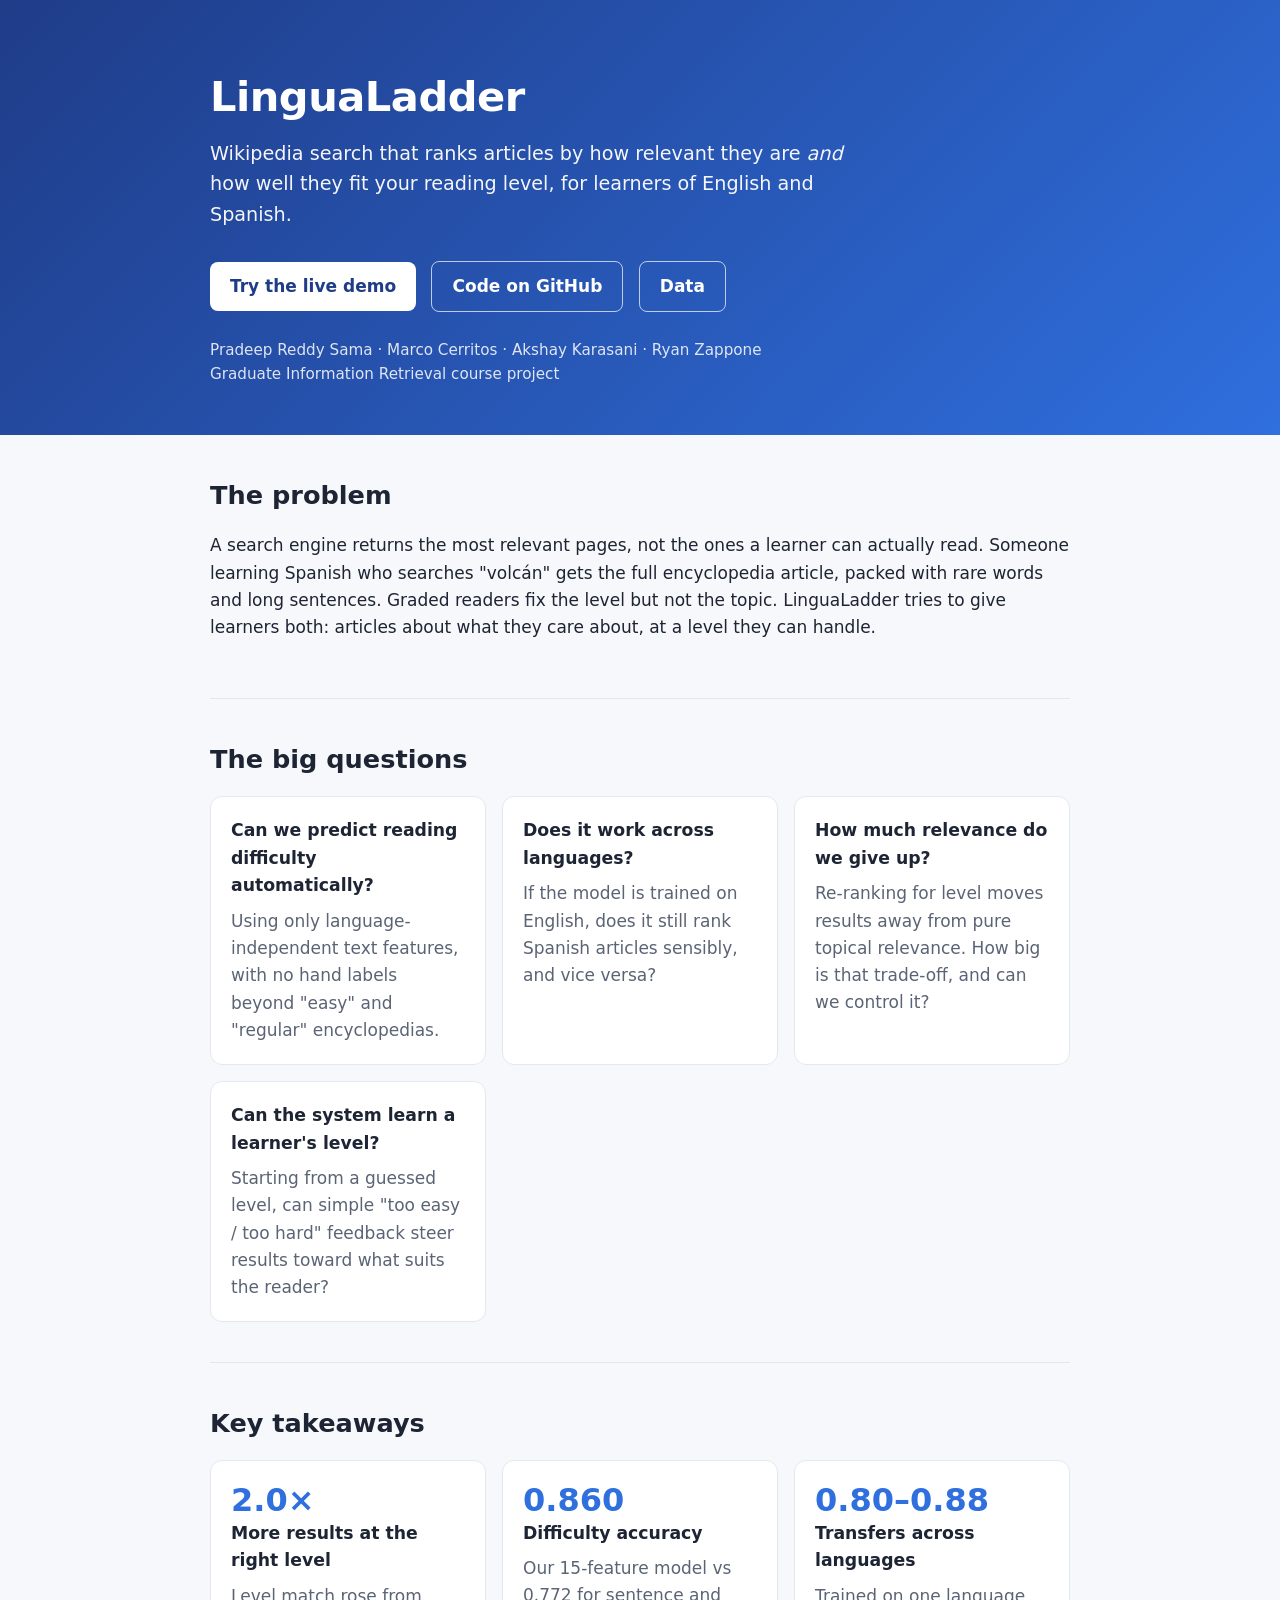
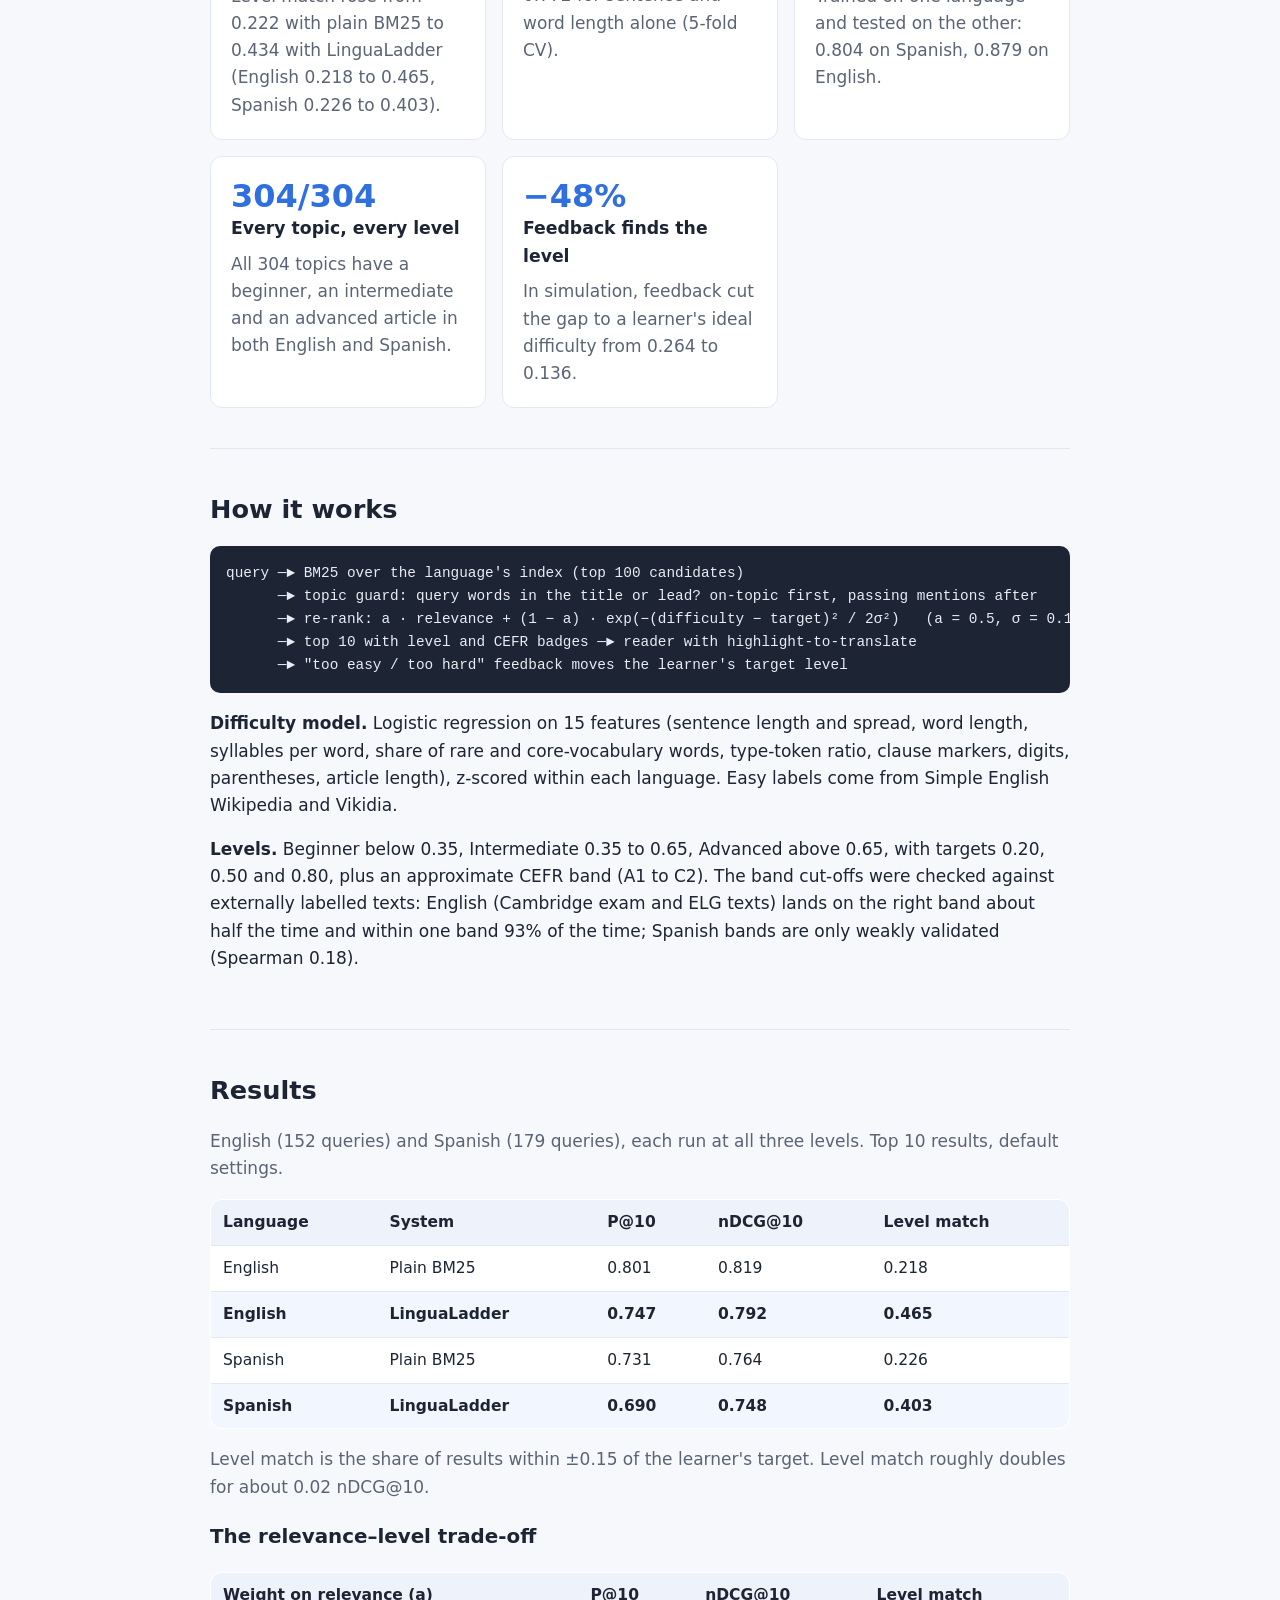
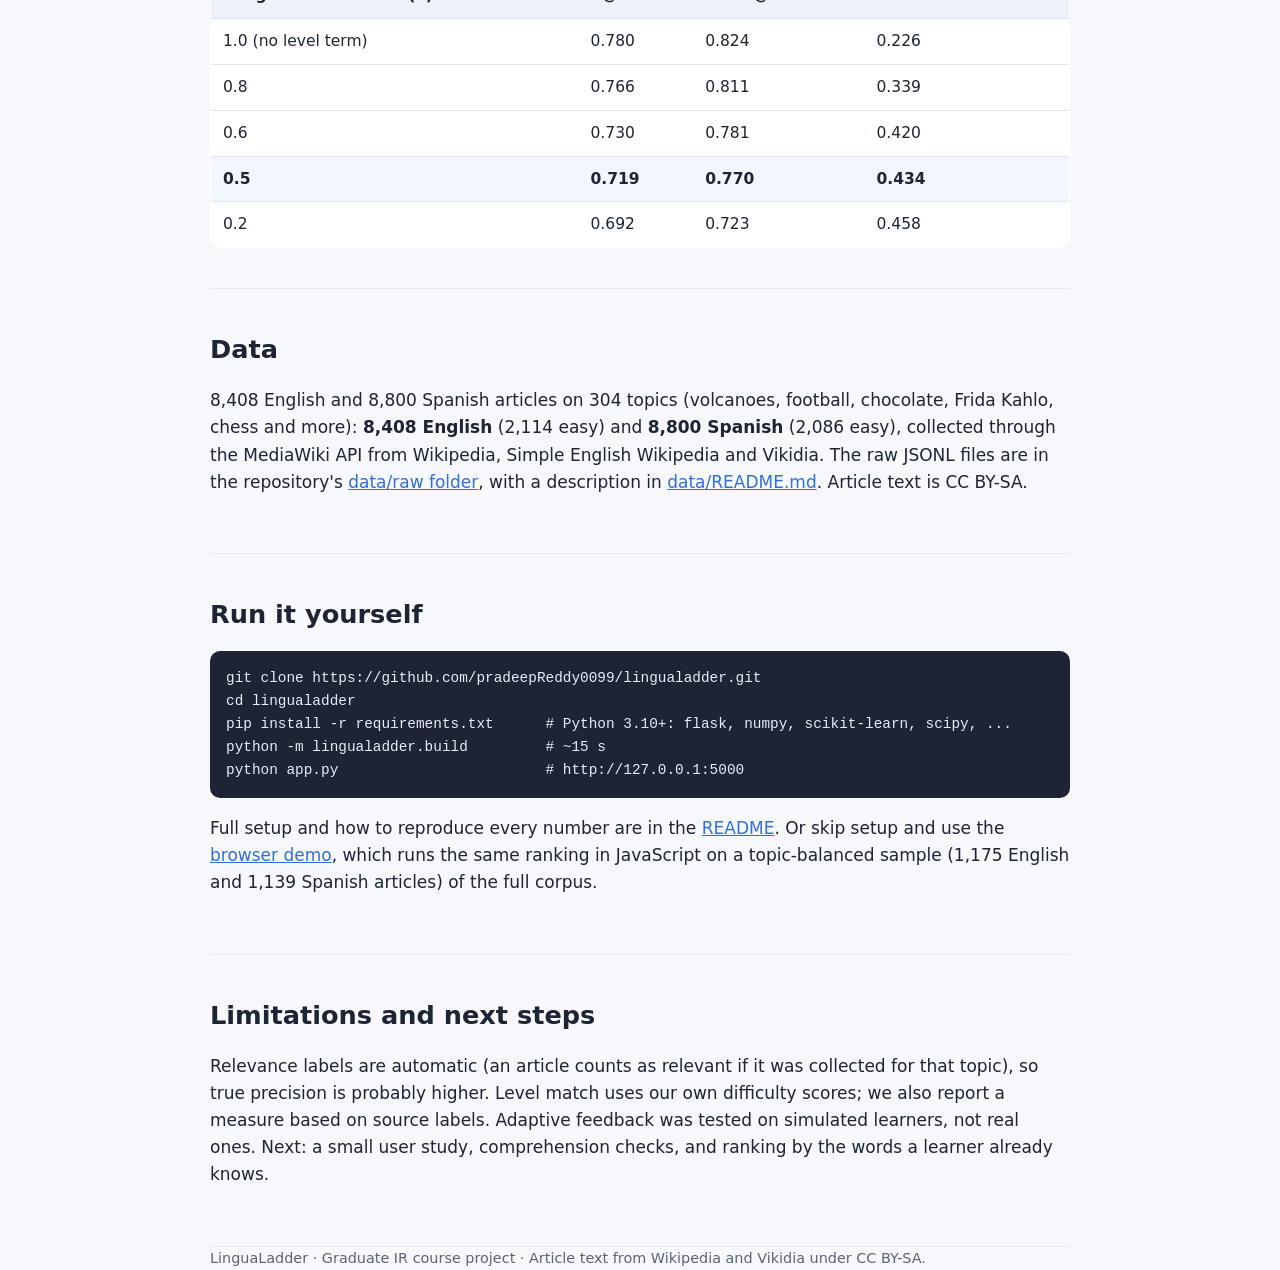
<file: docs/index.html>
<!doctype html>
<html lang="en">
<head>
<meta charset="utf-8">
<meta name="viewport" content="width=device-width, initial-scale=1">
<title>LinguaLadder: Wikipedia search at your reading level</title>
<meta name="description" content="An IR course project: Wikipedia search ranked for relevance and reading level, for learners of English and Spanish.">
<style>
:root{--ink:#1d2433;--muted:#5b6475;--accent:#2f6fde;--bg:#f7f8fb;--card:#fff;--line:#e3e7ef}
*{box-sizing:border-box}
body{margin:0;font:17px/1.6 system-ui,-apple-system,"Segoe UI",Roboto,sans-serif;color:var(--ink);background:var(--bg)}
.wrap{max-width:900px;margin:0 auto;padding:0 20px}
header{background:linear-gradient(135deg,#1f3c88,#2f6fde);color:#fff;padding:64px 0 48px}
header h1{font-size:2.6rem;margin:0 0 8px;letter-spacing:-.5px}
header p{font-size:1.2rem;margin:0 0 24px;max-width:640px;opacity:.95}
.authors{font-size:.95rem;opacity:.85;margin-top:20px}
.btns a{display:inline-block;margin:6px 10px 6px 0;padding:11px 20px;border-radius:8px;font-weight:600;text-decoration:none}
.primary{background:#fff;color:#1f3c88}
.ghost{border:1.5px solid rgba(255,255,255,.7);color:#fff}
section{padding:40px 0;border-bottom:1px solid var(--line)}
h2{font-size:1.6rem;margin:0 0 16px}
.grid{display:grid;grid-template-columns:repeat(auto-fit,minmax(250px,1fr));gap:16px}
.card{background:var(--card);border:1px solid var(--line);border-radius:12px;padding:20px}
.card h3{margin:0 0 8px;font-size:1.08rem}
.card p{margin:0;color:var(--muted)}
.big{font-size:2rem;font-weight:700;color:var(--accent);line-height:1.2}
table{width:100%;border-collapse:collapse;background:var(--card);border:1px solid var(--line);border-radius:12px;overflow:hidden;font-size:.97rem}
th,td{padding:10px 12px;text-align:left;border-bottom:1px solid var(--line)}
th{background:#eef2fa}
tr.hl td{font-weight:700;background:#f1f6ff}
pre{background:#1d2433;color:#e8ecf5;padding:16px;border-radius:10px;overflow-x:auto;font-size:.9rem}
.muted{color:var(--muted)}
a{color:var(--accent)}
footer{padding:32px 0;color:var(--muted);font-size:.9rem}
@media(max-width:600px){header h1{font-size:2rem}th,td{padding:8px 6px;font-size:.88rem}}
</style>
</head>
<body>
<header>
  <div class="wrap">
    <h1>LinguaLadder</h1>
    <p>Wikipedia search that ranks articles by how relevant they are <em>and</em> how well they fit your reading level, for learners of English and Spanish.</p>
    <div class="btns">
      <a class="primary" href="app/">Try the live demo</a>
      <a class="ghost" href="https://github.com/pradeepReddy0099/lingualadder">Code on GitHub</a>
      <a class="ghost" href="https://github.com/pradeepReddy0099/lingualadder/tree/main/data">Data</a>
    </div>
    <div class="authors">Pradeep Reddy Sama · Marco Cerritos · Akshay Karasani · Ryan Zappone<br>Graduate Information Retrieval course project</div>
  </div>
</header>

<main class="wrap">
<section>
  <h2>The problem</h2>
  <p>A search engine returns the most relevant pages, not the ones a learner can actually read. Someone learning Spanish who searches "volcán" gets the full encyclopedia article, packed with rare words and long sentences. Graded readers fix the level but not the topic. LinguaLadder tries to give learners both: articles about what they care about, at a level they can handle.</p>
</section>

<section>
  <h2>The big questions</h2>
  <div class="grid">
    <div class="card"><h3>Can we predict reading difficulty automatically?</h3><p>Using only language-independent text features, with no hand labels beyond "easy" and "regular" encyclopedias.</p></div>
    <div class="card"><h3>Does it work across languages?</h3><p>If the model is trained on English, does it still rank Spanish articles sensibly, and vice versa?</p></div>
    <div class="card"><h3>How much relevance do we give up?</h3><p>Re-ranking for level moves results away from pure topical relevance. How big is that trade-off, and can we control it?</p></div>
    <div class="card"><h3>Can the system learn a learner's level?</h3><p>Starting from a guessed level, can simple "too easy / too hard" feedback steer results toward what suits the reader?</p></div>
  </div>
</section>

<section>
  <h2>Key takeaways</h2>
  <div class="grid">
    <div class="card"><div class="big">2.0×</div><h3>More results at the right level</h3><p>Level match rose from 0.222 with plain BM25 to 0.434 with LinguaLadder (English 0.218 to 0.465, Spanish 0.226 to 0.403).</p></div>
    <div class="card"><div class="big">0.860</div><h3>Difficulty accuracy</h3><p>Our 15-feature model vs 0.772 for sentence and word length alone (5-fold CV).</p></div>
    <div class="card"><div class="big">0.80–0.88</div><h3>Transfers across languages</h3><p>Trained on one language and tested on the other: 0.804 on Spanish, 0.879 on English.</p></div>
    <div class="card"><div class="big">304/304</div><h3>Every topic, every level</h3><p>All 304 topics have a beginner, an intermediate and an advanced article in both English and Spanish.</p></div>
    <div class="card"><div class="big">−48%</div><h3>Feedback finds the level</h3><p>In simulation, feedback cut the gap to a learner's ideal difficulty from 0.264 to 0.136.</p></div>
  </div>
</section>

<section>
  <h2>How it works</h2>
  <pre>query ─► BM25 over the language's index (top 100 candidates)
      ─► topic guard: query words in the title or lead? on-topic first, passing mentions after
      ─► re-rank: a · relevance + (1 − a) · exp(−(difficulty − target)² / 2σ²)   (a = 0.5, σ = 0.15)
      ─► top 10 with level and CEFR badges ─► reader with highlight-to-translate
      ─► "too easy / too hard" feedback moves the learner's target level</pre>
  <p><strong>Difficulty model.</strong> Logistic regression on 15 features (sentence length and spread, word length, syllables per word, share of rare and core-vocabulary words, type-token ratio, clause markers, digits, parentheses, article length), z-scored within each language. Easy labels come from Simple English Wikipedia and Vikidia.</p>
  <p><strong>Levels.</strong> Beginner below 0.35, Intermediate 0.35 to 0.65, Advanced above 0.65, with targets 0.20, 0.50 and 0.80, plus an approximate CEFR band (A1 to C2). The band cut-offs were checked against externally labelled texts: English (Cambridge exam and ELG texts) lands on the right band about half the time and within one band 93% of the time; Spanish bands are only weakly validated (Spearman 0.18).</p>
</section>

<section>
  <h2>Results</h2>
  <p class="muted">English (152 queries) and Spanish (179 queries), each run at all three levels. Top 10 results, default settings.</p>
  <table>
    <tr><th>Language</th><th>System</th><th>P@10</th><th>nDCG@10</th><th>Level match</th></tr>
    <tr><td>English</td><td>Plain BM25</td><td>0.801</td><td>0.819</td><td>0.218</td></tr>
    <tr class="hl"><td>English</td><td>LinguaLadder</td><td>0.747</td><td>0.792</td><td>0.465</td></tr>
    <tr><td>Spanish</td><td>Plain BM25</td><td>0.731</td><td>0.764</td><td>0.226</td></tr>
    <tr class="hl"><td>Spanish</td><td>LinguaLadder</td><td>0.690</td><td>0.748</td><td>0.403</td></tr>
  </table>
  <p class="muted">Level match is the share of results within ±0.15 of the learner's target. Level match roughly doubles for about 0.02 nDCG@10.</p>
  <h3>The relevance–level trade-off</h3>
  <table>
    <tr><th>Weight on relevance (a)</th><th>P@10</th><th>nDCG@10</th><th>Level match</th></tr>
    <tr><td>1.0 (no level term)</td><td>0.780</td><td>0.824</td><td>0.226</td></tr>
    <tr><td>0.8</td><td>0.766</td><td>0.811</td><td>0.339</td></tr>
    <tr><td>0.6</td><td>0.730</td><td>0.781</td><td>0.420</td></tr>
    <tr class="hl"><td>0.5</td><td>0.719</td><td>0.770</td><td>0.434</td></tr>
    <tr><td>0.2</td><td>0.692</td><td>0.723</td><td>0.458</td></tr>
  </table>
</section>

<section>
  <h2>Data</h2>
  <p>8,408 English and 8,800 Spanish articles on 304 topics (volcanoes, football, chocolate, Frida Kahlo, chess and more): <strong>8,408 English</strong> (2,114 easy) and <strong>8,800 Spanish</strong> (2,086 easy), collected through the MediaWiki API from Wikipedia, Simple English Wikipedia and Vikidia. The raw JSONL files are in the repository's <a href="https://github.com/pradeepReddy0099/lingualadder/tree/main/data/raw">data/raw folder</a>, with a description in <a href="https://github.com/pradeepReddy0099/lingualadder/blob/main/data/README.md">data/README.md</a>. Article text is CC BY-SA.</p>
</section>

<section>
  <h2>Run it yourself</h2>
  <pre>git clone https://github.com/pradeepReddy0099/lingualadder.git
cd lingualadder
pip install -r requirements.txt      # Python 3.10+: flask, numpy, scikit-learn, scipy, ...
python -m lingualadder.build         # ~15 s
python app.py                        # http://127.0.0.1:5000</pre>
  <p>Full setup and how to reproduce every number are in the <a href="https://github.com/pradeepReddy0099/lingualadder#readme">README</a>. Or skip setup and use the <a href="app/">browser demo</a>, which runs the same ranking in JavaScript on a topic-balanced sample (1,175 English and 1,139 Spanish articles) of the full corpus.</p>
</section>

<section>
  <h2>Limitations and next steps</h2>
  <p>Relevance labels are automatic (an article counts as relevant if it was collected for that topic), so true precision is probably higher. Level match uses our own difficulty scores; we also report a measure based on source labels. Adaptive feedback was tested on simulated learners, not real ones. Next: a small user study, comprehension checks, and ranking by the words a learner already knows.</p>
</section>
</main>
<footer class="wrap">LinguaLadder · Graduate IR course project · Article text from Wikipedia and Vikidia under CC BY-SA.</footer>
</body>
</html>
</file>
